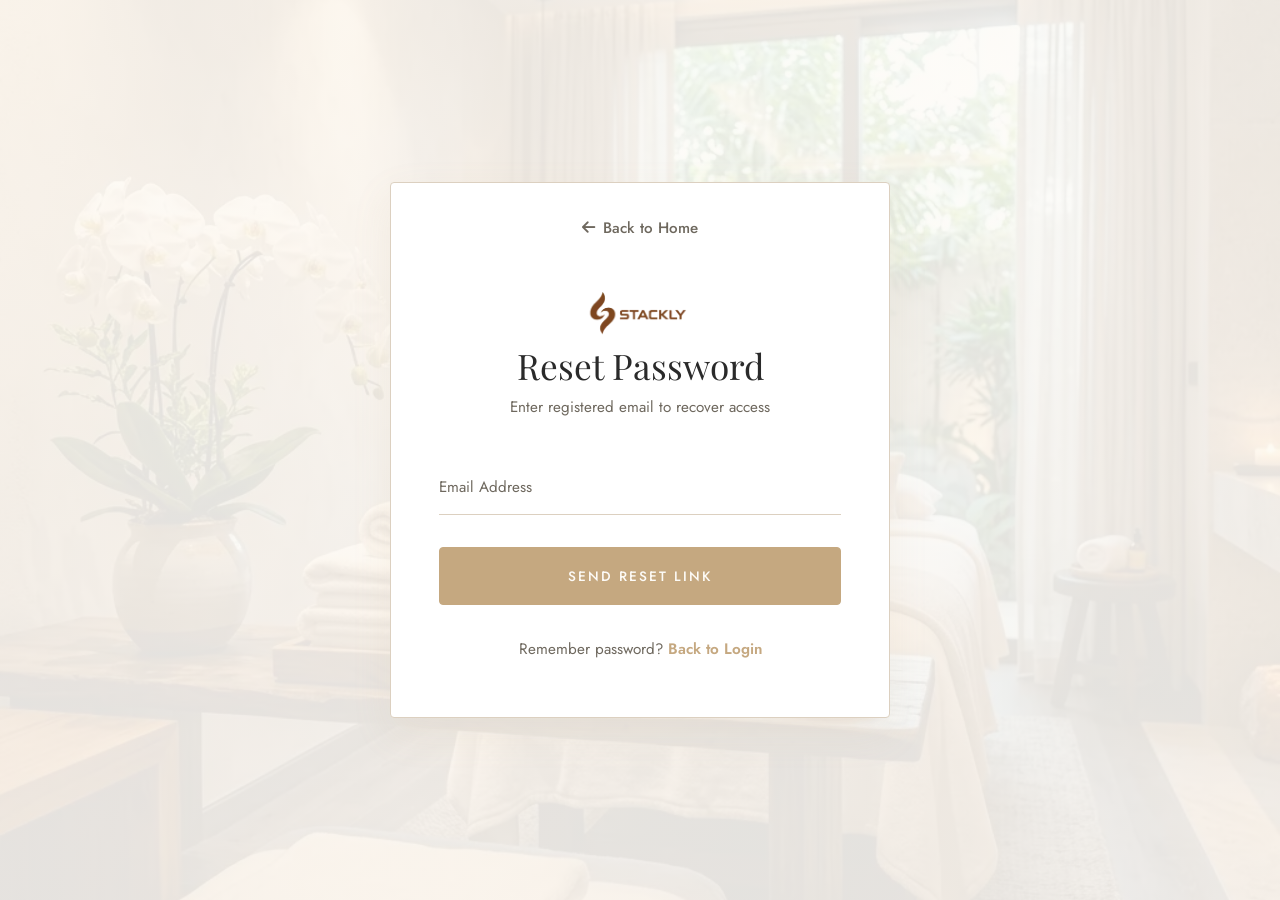
<file: forgot-password.html>
<!DOCTYPE html>
<html lang="en">
<head>
  <!-- Global Page Preloader -->
  <script src="js/preloader.js"></script>
  <meta charset="UTF-8">
  <meta name="viewport" content="width=device-width, initial-scale=1.0">
  <title>Forgot Password - Stackly Premium Beauty Salon & Spa</title>
  
  <!-- Font Awesome -->
  <link rel="stylesheet" href="https://cdnjs.cloudflare.com/ajax/libs/font-awesome/6.4.0/css/all.min.css">
  
  <!-- CSS Stylesheets -->
  <link rel="stylesheet" href="css/variables.css">
  <link rel="stylesheet" href="css/main.css">
  
  <style>
    /* Auth Form Specific Styles */
    .auth-wrapper {
      min-height: 100vh;
      display: flex;
      align-items: center;
      justify-content: center;
      padding: 3rem 1.5rem;
      background: linear-gradient(rgba(253, 251, 247, 0.9), rgba(253, 251, 247, 0.9)), url('assets/hero_bg1.webp') no-repeat center center/cover;
    }
    
    .back-link:hover {
      color: var(--accent-gold) !important;
      transform: translateX(-3px);
    }
    
    .auth-card {
      background-color: var(--bg-white);
      border: 1px solid var(--border-gold);
      border-radius: var(--border-radius-sm);
      padding: 3.5rem 3rem;
      width: 100%;
      max-width: 500px;
      box-shadow: var(--shadow-medium);
      text-align: center;
    }
    
    .auth-logo {
      margin-bottom: -1.25rem;
    }
    
    .auth-logo img {
      height: 100px;
      transform: translateY(-7px);
      margin: 0 auto;
    }
    
    .auth-title {
      font-size: 2.2rem;
      color: var(--text-dark);
      margin-bottom: 0.5rem;
    }
    
    .auth-subtitle {
      color: var(--text-muted);
      font-size: 0.95rem;
      margin-bottom: 2.5rem;
    }
    
    .auth-form {
      text-align: left;
    }
    
    .input-group {
      position: relative;
      margin-bottom: 2rem;
    }
    
    .form-control {
      width: 100%;
      padding: 1rem 0;
      border-bottom: 1px solid var(--border-gold);
      font-size: 1rem;
      background: transparent;
      color: var(--text-dark);
      transition: border-color 0.3s ease;
    }
    
    .form-control:focus {
      border-bottom-color: var(--accent-gold);
    }
    
    .form-label {
      position: absolute;
      top: 1rem;
      left: 0;
      font-size: 0.95rem;
      color: var(--text-muted);
      pointer-events: none;
      transition: all 0.3s ease;
    }
    
    .form-control:focus ~ .form-label,
    .form-control:not(:placeholder-shown) ~ .form-label {
      top: -12px;
      font-size: 0.75rem;
      color: var(--accent-gold);
      letter-spacing: 1px;
      text-transform: uppercase;
    }
    
    .auth-alert-success {
      background-color: var(--accent-gold-light);
      border: 1px solid var(--accent-gold);
      color: var(--accent-gold-hover);
      padding: 1rem;
      border-radius: var(--border-radius-sm);
      margin-bottom: 2rem;
      font-size: 0.9rem;
      display: none;
      text-align: center;
      line-height: 1.5;
    }
    
    .auth-footer-text {
      margin-top: 2rem;
      color: var(--text-muted);
      font-size: 0.95rem;
    }
    
    .auth-footer-text a {
      color: var(--accent-gold);
      font-weight: 600;
    }
    
    .auth-footer-text a:hover {
      color: var(--accent-gold-hover);
    }
  </style>
</head>
<body>

  <div class="auth-wrapper">
    <div class="auth-card scale-in">
      <div class="back-home-container" style="text-align: center; margin-bottom: 1.5rem; margin-top: -1.5rem;">
        <a href="index.html" class="back-link" style="color: var(--text-muted); text-decoration: none; font-size: 0.95rem; font-weight: 500; display: inline-flex; align-items: center; gap: 8px; transition: var(--transition-fast);">
          <i class="fas fa-arrow-left"></i> Back to Home
        </a>
      </div>
      <div class="auth-logo">
        <a href="index.html" class="no-transition">
          <img src="assets/Logo.webp" alt="Stackly Logo">
        </a>
      </div>
      
      <h2 class="auth-title">Reset Password</h2>
      <p class="auth-subtitle">Enter registered email to recover access</p>
      
      <div class="auth-alert-success" id="auth-success">
        Password reset link generated!<br>
        <span style="font-size:0.8rem; opacity:0.85;">For testing: user records have been printed in the console.</span>
      </div>
      
      <form class="auth-form" id="forgotForm" onsubmit="handleForgot(event)">
        <!-- Email Input -->
        <div class="input-group">
          <input type="email" class="form-control" id="email" placeholder=" " required>
          <label class="form-label" for="email">Email Address</label>
        </div>
        
        <button type="submit" class="btn btn-primary" style="width: 100%;">Send Reset Link</button>
      </form>
      
      <p class="auth-footer-text">Remember password? <a href="login.html" class="no-transition">Back to Login</a></p>
    </div>
  </div>

  <!-- GSAP Core -->
  <script src="https://cdnjs.cloudflare.com/ajax/libs/gsap/3.12.2/gsap.min.js"></script>
  
  <script>
    document.addEventListener('DOMContentLoaded', () => {
      // Fade in card
      gsap.fromTo('.auth-card', { opacity: 0, scale: 0.95 }, { opacity: 1, scale: 1, duration: 0.6, ease: 'power2.out' });
    });

    function handleForgot(e) {
      e.preventDefault();
      
      const email = document.getElementById('email').value.trim();
      const successDiv = document.getElementById('auth-success');
      const form = document.getElementById('forgotForm');
      
      // Load current users from localStorage and log them for debugging
      const users = JSON.parse(localStorage.getItem('stackly_users')) || [];
      console.log("Current Registered Users for Password Recovery:", users);
      
      // Simulate success state
      successDiv.style.display = 'block';
      gsap.fromTo(successDiv, { opacity: 0, y: -10 }, { opacity: 1, y: 0, duration: 0.4 });
      
      form.reset();
    }
  </script>
</body>
</html>
</file>
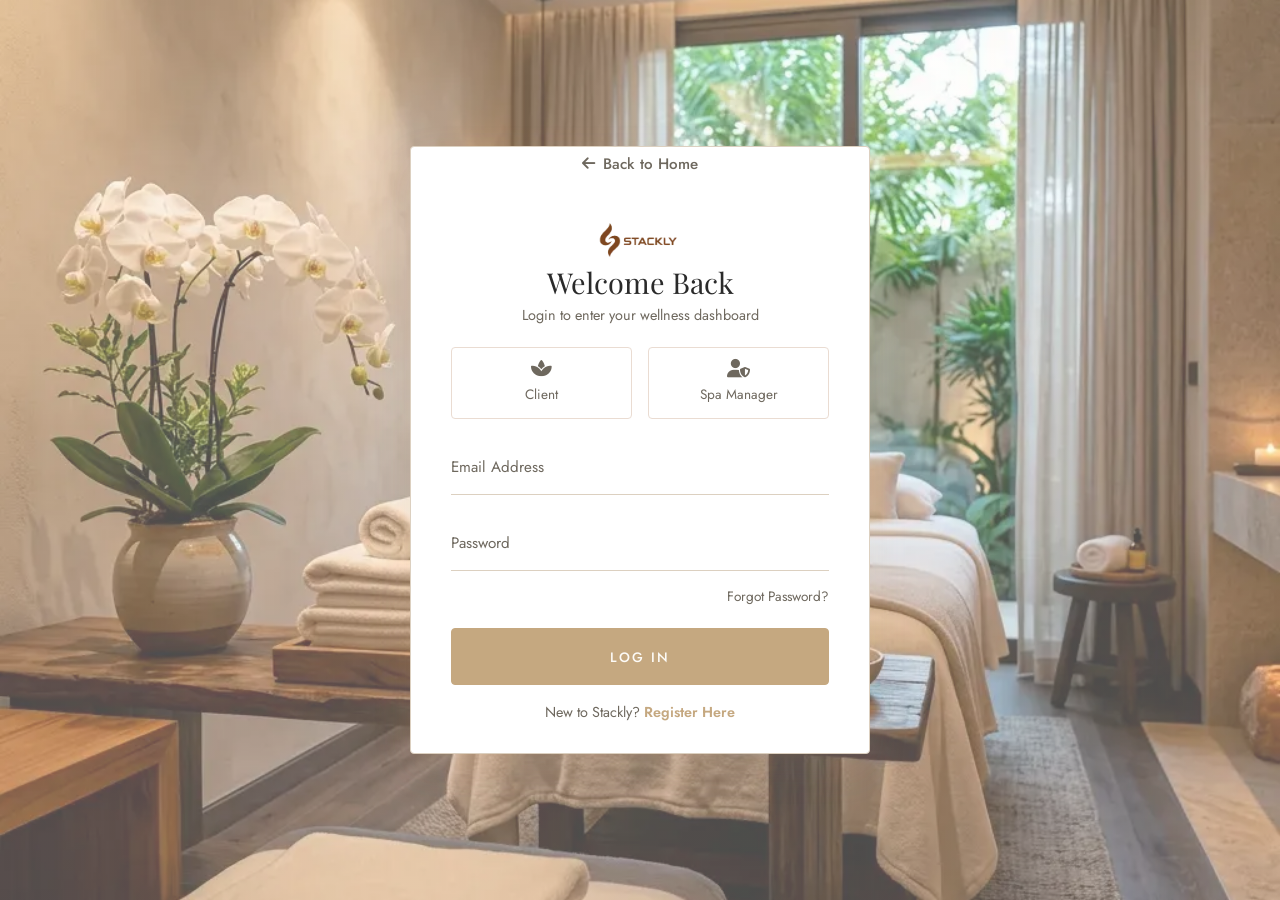
<file: login.html>
<!DOCTYPE html>
<html lang="en">
<head>
  <!-- Global Page Preloader -->
  <script src="js/preloader.js"></script>
  <meta charset="UTF-8">
  <meta name="viewport" content="width=device-width, initial-scale=1.0">
  <title>Login - Stackly Premium Beauty Salon & Spa</title>
  
  <!-- Font Awesome -->
  <link rel="stylesheet" href="https://cdnjs.cloudflare.com/ajax/libs/font-awesome/6.4.0/css/all.min.css">
  
  <!-- CSS Stylesheets -->
  <link rel="stylesheet" href="css/variables.css">
  <link rel="stylesheet" href="css/main.css">
  
  <style>
    /* Auth Form Specific Styles */
    .auth-wrapper {
      height: 100vh;
      overflow: hidden;
      display: flex;
      align-items: center;
      justify-content: center;
      padding: 1rem 1.5rem;
      background: linear-gradient(rgba(253, 251, 247, 0.30), rgba(253, 251, 247, 0.30)), url('assets/hero_bg1.webp') no-repeat center center/cover;
    }
    
    .back-link:hover {
      color: var(--accent-gold) !important;
      transform: translateX(-3px);
    }
    
    .auth-card {
      background-color: var(--bg-white);
      border: 1px solid var(--border-gold);
      border-radius: var(--border-radius-sm);
      padding: 1.75rem 2.5rem;
      width: 100%;
      max-width: 460px;
      box-shadow: var(--shadow-medium);
      text-align: center;
    }
    
    .auth-logo {
      margin-bottom: -1rem;
    }
    
    .auth-logo img {
      height: 80px;
      transform: translateY(-5px);
      margin: 0 auto;
    }
    
    .auth-title {
      font-size: 1.8rem;
      color: var(--text-dark);
      margin-bottom: 0.25rem;
    }
    
    .auth-subtitle {
      color: var(--text-muted);
      font-size: 0.9rem;
      margin-bottom: 1.25rem;
    }
    
    .auth-form {
      text-align: left;
    }
    
    .input-group {
      position: relative;
      margin-bottom: 1.25rem;
    }
    
    .form-control {
      width: 100%;
      padding: 1rem 0;
      border-bottom: 1px solid var(--border-gold);
      font-size: 1rem;
      background: transparent;
      color: var(--text-dark);
      transition: border-color 0.3s ease;
    }
    
    .form-control:focus {
      border-bottom-color: var(--accent-gold);
    }
    
    .form-label {
      position: absolute;
      top: 1rem;
      left: 0;
      font-size: 0.95rem;
      color: var(--text-muted);
      pointer-events: none;
      transition: all 0.3s ease;
    }
    
    .form-control:focus ~ .form-label,
    .form-control:not(:placeholder-shown) ~ .form-label {
      top: -12px;
      font-size: 0.75rem;
      color: var(--accent-gold);
      letter-spacing: 1px;
      text-transform: uppercase;
    }
    
    .forgot-link-wrapper {
      text-align: right;
      margin-top: -0.5rem;
      margin-bottom: 1.25rem;
    }
    
    .forgot-link {
      font-size: 0.85rem;
      color: var(--text-muted);
      transition: var(--transition-fast);
    }
    
    .forgot-link:hover {
      color: var(--accent-gold);
    }
    
    .auth-alert {
      background-color: #F8D7DA;
      border: 1px solid #F5C6CB;
      color: #721C24;
      padding: 0.8rem 1rem;
      border-radius: var(--border-radius-sm);
      margin-bottom: 2rem;
      font-size: 0.9rem;
      display: none;
      text-align: center;
    }
    
    .auth-footer-text {
      margin-top: 1rem;
      color: var(--text-muted);
      font-size: 0.9rem;
    }
    
    .auth-footer-text a {
      color: var(--accent-gold);
      font-weight: 600;
    }
    
    .auth-footer-text a:hover {
      color: var(--accent-gold-hover);
    }
    
    /* Custom Segmented Role Switcher */
    .role-switcher-group {
      display: flex;
      gap: 1rem;
      margin-bottom: 1.25rem;
    }
    
    .role-option {
      flex: 1;
      cursor: pointer;
      position: relative;
    }
    
    .role-box {
      text-align: center;
      padding: 0.8rem 0.5rem;
      border: 1px solid var(--border-light);
      border-radius: var(--border-radius-sm);
      background: var(--bg-white);
      color: var(--text-muted);
      transition: var(--transition-fast);
      display: flex;
      flex-direction: column;
      align-items: center;
      justify-content: center;
      gap: 5px;
      height: 72px;
      box-sizing: border-box;
    }
    
    .role-box i {
      font-size: 1.15rem;
    }
    
    .role-box span {
      font-size: 0.85rem;
      white-space: nowrap;
    }
    
    .role-box:hover {
      border-color: var(--accent-gold);
      color: var(--accent-gold);
    }
    
    .role-option input[type="radio"]:checked + .role-box {
      background-color: var(--bg-primary) !important;
      border-color: var(--accent-gold) !important;
      color: var(--accent-gold) !important;
      box-shadow: var(--shadow-soft) !important;
      font-weight: 600 !important;
    }

    @media (max-width: 480px) {
      .role-switcher-group {
        flex-direction: column;
        gap: 0.75rem;
      }
    }
  </style>
</head>
<body>

  <div class="auth-wrapper">
    <div class="auth-card scale-in">
      <div class="back-home-container" style="text-align: center; margin-bottom: 1.5rem; margin-top: -1.5rem;">
        <a href="index.html" class="back-link" style="color: var(--text-muted); text-decoration: none; font-size: 0.95rem; font-weight: 500; display: inline-flex; align-items: center; gap: 8px; transition: var(--transition-fast);">
          <i class="fas fa-arrow-left"></i> Back to Home
        </a>
      </div>
      <div class="auth-logo">
        <a href="index.html" class="no-transition">
          <img src="assets/Logo.webp" alt="Stackly Logo">
        </a>
      </div>
      <div id="login-step">
        <h2 class="auth-title">Welcome Back</h2>
        <p class="auth-subtitle">Login to enter your wellness dashboard</p>
        
        <div class="auth-alert" id="auth-error">
          Invalid credentials. Please try again.
        </div>
        
        <form class="auth-form" id="loginForm" onsubmit="handleLogin(event)">
          <!-- Custom Segmented Role Switcher -->
          <div class="role-switcher-group">
            <label class="role-option">
              <input type="radio" name="role" value="client" style="display: none;">
              <div class="role-box">
                <i class="fas fa-spa"></i>
                <span>Client</span>
              </div>
            </label>
            <label class="role-option">
              <input type="radio" name="role" value="manager" style="display: none;">
              <div class="role-box">
                <i class="fas fa-user-shield"></i>
                <span>Spa Manager</span>
              </div>
            </label>
          </div>

          <!-- Email Input -->
          <div class="input-group">
            <input type="email" class="form-control" id="email" placeholder=" " required>
            <label class="form-label" for="email">Email Address</label>
          </div>
          
          <!-- Password Input -->
          <div class="input-group">
            <input type="password" class="form-control" id="password" placeholder=" " required>
            <label class="form-label" for="password">Password</label>
          </div>
          
          <div class="forgot-link-wrapper">
            <a href="404.html" class="forgot-link no-transition">Forgot Password?</a>
          </div>
          
          <button type="submit" class="btn btn-primary" style="width: 100%;">Log In</button>
        </form>
        
        <p class="auth-footer-text">New to Stackly? <a href="register.html" class="no-transition">Register Here</a></p>
      </div>
    </div>
  </div>

  <!-- GSAP Core -->
  <script src="https://cdnjs.cloudflare.com/ajax/libs/gsap/3.12.2/gsap.min.js"></script>
  
  <script>
    let loggedInEmail = '';

    document.addEventListener('DOMContentLoaded', () => {
      // Fade in card
      gsap.fromTo('.auth-card', { opacity: 0, scale: 0.95 }, { opacity: 1, scale: 1, duration: 0.6, ease: 'power2.out' });
      
      // Auto-fill fields if redirected from Registration
      const lastReg = JSON.parse(localStorage.getItem('stackly_last_reg'));
      if (lastReg) {
        document.getElementById('email').value = lastReg.email;
        document.getElementById('password').value = lastReg.password;
        
        // Remove temporary data
        localStorage.removeItem('stackly_last_reg');
      }
    });

    function handleLogin(e) {
      e.preventDefault();
      
      const email = document.getElementById('email').value.trim();
      const password = document.getElementById('password').value;
      const errorDiv = document.getElementById('auth-error');
      const selectedRole = document.querySelector('input[name="role"]:checked');
      if (!selectedRole) {
        errorDiv.textContent = "Please select a portal role (Client or Spa Manager) to continue.";
        errorDiv.style.display = "block";
        return;
      }
      const role = selectedRole.value;
      
      // Enforce custom validations:
      // - Email must end with @gmail.com
      // - Password must contain at least 2 characters
      if (!email || !email.toLowerCase().endsWith('@gmail.com')) {
        errorDiv.textContent = "Please enter a valid Gmail address (ending in @gmail.com).";
        errorDiv.style.display = "block";
        return;
      }
      
      if (!password || password.length < 2) {
        errorDiv.textContent = "Password must be at least 2 characters.";
        errorDiv.style.display = "block";
        return;
      }
      
      errorDiv.style.display = "none";
      
      // Mock currentUser object for state matching dashboard auth checks
      const user = {
        id: role === 'manager' ? 'mgr_' + Date.now() : 'cli_' + Date.now(),
        email: email,
        role: role,
        points: role === 'client' ? 120 : 0
      };
      
      localStorage.setItem('stackly_currentUser', JSON.stringify(user));
      
      if (role === 'manager') {
        window.location.href = 'dashboard-manager.html';
      } else {
        window.location.href = 'dashboard-client.html';
      }
    }
  </script>
</body>
</html>
</file>
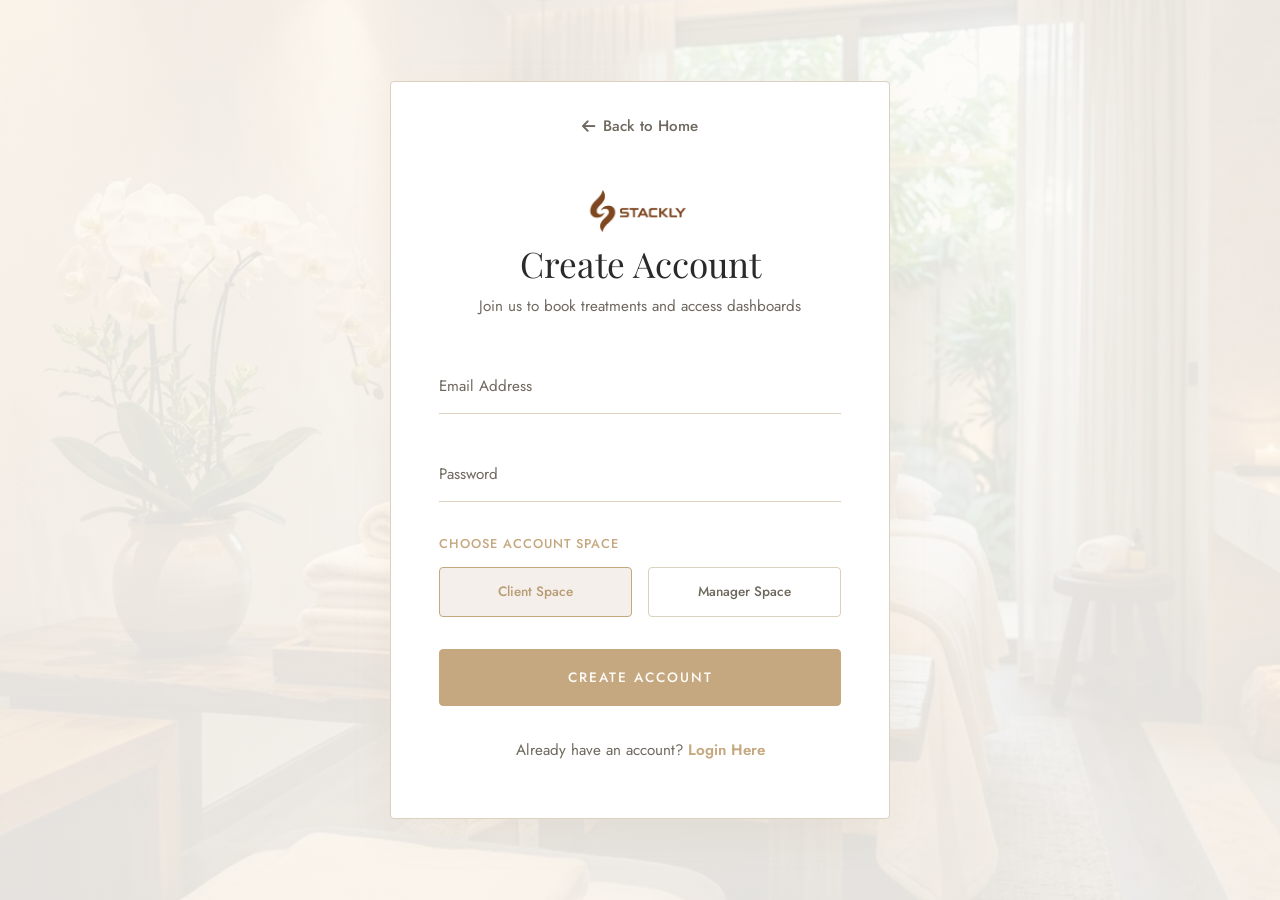
<file: register.html>
<!DOCTYPE html>
<html lang="en">
<head>
  <!-- Global Page Preloader -->
  <script src="js/preloader.js"></script>
  <meta charset="UTF-8">
  <meta name="viewport" content="width=device-width, initial-scale=1.0">
  <title>Register - Stackly Premium Beauty Salon & Spa</title>
  
  <!-- Font Awesome -->
  <link rel="stylesheet" href="https://cdnjs.cloudflare.com/ajax/libs/font-awesome/6.4.0/css/all.min.css">
  
  <!-- CSS Stylesheets -->
  <link rel="stylesheet" href="css/variables.css">
  <link rel="stylesheet" href="css/main.css">
  
  <style>
    /* Auth Form Specific Styles */
    .auth-wrapper {
      min-height: 100vh;
      display: flex;
      align-items: center;
      justify-content: center;
      padding: 3rem 1.5rem;
      background: linear-gradient(rgba(253, 251, 247, 0.9), rgba(253, 251, 247, 0.9)), url('assets/hero_bg1.webp') no-repeat center center/cover;
    }
    
    .back-link:hover {
      color: var(--accent-gold) !important;
      transform: translateX(-3px);
    }
    
    .auth-card {
      background-color: var(--bg-white);
      border: 1px solid var(--border-gold);
      border-radius: var(--border-radius-sm);
      padding: 3.5rem 3rem;
      width: 100%;
      max-width: 500px;
      box-shadow: var(--shadow-medium);
      text-align: center;
    }
    
    .auth-logo {
      margin-bottom: -1.25rem;
    }
    
    .auth-logo img {
      height: 100px;
      transform: translateY(-7px);
      margin: 0 auto;
    }
    
    .auth-title {
      font-size: 2.2rem;
      color: var(--text-dark);
      margin-bottom: 0.5rem;
    }
    
    .auth-subtitle {
      color: var(--text-muted);
      font-size: 0.95rem;
      margin-bottom: 2.5rem;
    }
    
    .auth-form {
      text-align: left;
    }
    
    .input-group {
      position: relative;
      margin-bottom: 2rem;
    }
    
    .form-control {
      width: 100%;
      padding: 1rem 0;
      border-bottom: 1px solid var(--border-gold);
      font-size: 1rem;
      background: transparent;
      color: var(--text-dark);
      transition: border-color 0.3s ease;
    }
    
    .form-control:focus {
      border-bottom-color: var(--accent-gold);
    }
    
    .form-label {
      position: absolute;
      top: 1rem;
      left: 0;
      font-size: 0.95rem;
      color: var(--text-muted);
      pointer-events: none;
      transition: all 0.3s ease;
    }
    
    .form-control:focus ~ .form-label,
    .form-control:not(:placeholder-shown) ~ .form-label {
      top: -12px;
      font-size: 0.75rem;
      color: var(--accent-gold);
      letter-spacing: 1px;
      text-transform: uppercase;
    }
    
    .role-select-wrapper {
      margin-bottom: 2rem;
    }
    
    .role-label {
      font-size: 0.8rem;
      color: var(--accent-gold);
      letter-spacing: 1px;
      text-transform: uppercase;
      display: block;
      margin-bottom: 0.8rem;
      font-weight: 500;
    }
    
    .role-options {
      display: grid;
      grid-template-columns: 1fr 1fr;
      gap: 1rem;
    }
    
    .role-option {
      position: relative;
    }
    
    .role-option input {
      position: absolute;
      opacity: 0;
      cursor: pointer;
    }
    
    .role-box {
      border: 1px solid var(--border-gold);
      padding: 0.8rem 0.5rem;
      border-radius: var(--border-radius-sm);
      text-align: center;
      cursor: pointer;
      font-size: 0.85rem;
      font-weight: 500;
      color: var(--text-muted);
      transition: var(--transition-fast);
      display: block;
      white-space: nowrap;
    }
    
    .role-option input:checked ~ .role-box {
      border-color: var(--accent-gold);
      background-color: var(--accent-gold-light);
      color: var(--accent-gold-hover);
    }
    
    .auth-alert {
      background-color: #F8D7DA;
      border: 1px solid #F5C6CB;
      color: #721C24;
      padding: 0.8rem 1rem;
      border-radius: var(--border-radius-sm);
      margin-bottom: 2rem;
      font-size: 0.9rem;
      display: none;
      text-align: center;
    }
    
    .auth-footer-text {
      margin-top: 2rem;
      color: var(--text-muted);
      font-size: 0.95rem;
    }
    
    .auth-footer-text a {
      color: var(--accent-gold);
      font-weight: 600;
    }
    
    .auth-footer-text a:hover {
      color: var(--accent-gold-hover);
    }

    @media (max-width: 480px) {
      .role-options {
        grid-template-columns: 1fr;
        gap: 0.75rem;
      }
    }
  </style>
</head>
<body>

  <div class="auth-wrapper">
    <div class="auth-card scale-in">
      <div class="back-home-container" style="text-align: center; margin-bottom: 1.5rem; margin-top: -1.5rem;">
        <a href="index.html" class="back-link" style="color: var(--text-muted); text-decoration: none; font-size: 0.95rem; font-weight: 500; display: inline-flex; align-items: center; gap: 8px; transition: var(--transition-fast);">
          <i class="fas fa-arrow-left"></i> Back to Home
        </a>
      </div>
      <div class="auth-logo">
        <a href="index.html" class="no-transition">
          <img src="assets/Logo.webp" alt="Stackly Logo">
        </a>
      </div>
      
      <h2 class="auth-title">Create Account</h2>
      <p class="auth-subtitle">Join us to book treatments and access dashboards</p>
      
      <div class="auth-alert" id="auth-error">
        Registration error message details.
      </div>
      
      <form class="auth-form" id="registerForm" onsubmit="handleRegister(event)">
        <!-- Email Input -->
        <div class="input-group">
          <input type="email" class="form-control" id="email" placeholder=" " required>
          <label class="form-label" for="email">Email Address</label>
        </div>
        
        <!-- Password Input -->
        <div class="input-group">
          <input type="password" class="form-control" id="password" placeholder=" " required>
          <label class="form-label" for="password">Password</label>
        </div>
        
        <!-- Role Selection -->
        <div class="role-select-wrapper">
          <span class="role-label">Choose Account Space</span>
          <div class="role-options">
            <label class="role-option">
              <input type="radio" name="role" value="client" checked>
              <span class="role-box">Client Space</span>
            </label>
            <label class="role-option">
              <input type="radio" name="role" value="manager">
              <span class="role-box">Manager Space</span>
            </label>
          </div>
        </div>
        
        <button type="submit" class="btn btn-primary" style="width: 100%;">Create Account</button>
      </form>
      
      <p class="auth-footer-text">Already have an account? <a href="login.html" class="no-transition">Login Here</a></p>
    </div>
  </div>

  <!-- GSAP Core -->
  <script src="https://cdnjs.cloudflare.com/ajax/libs/gsap/3.12.2/gsap.min.js"></script>
  
  <script>
    document.addEventListener('DOMContentLoaded', () => {
      // Fade in auth card
      gsap.fromTo('.auth-card', { opacity: 0, scale: 0.95 }, { opacity: 1, scale: 1, duration: 0.6, ease: 'power2.out' });
    });

    function handleRegister(e) {
      e.preventDefault();
      
      const email = document.getElementById('email').value.trim();
      const password = document.getElementById('password').value;
      const role = document.querySelector('input[name="role"]:checked').value;
      const errorDiv = document.getElementById('auth-error');
      
      // Basic validations
      if (!email || !password) {
        errorDiv.textContent = "Please fill in all required fields.";
        errorDiv.style.display = "block";
        return;
      }
      
      // Load current users from localStorage
      let users = JSON.parse(localStorage.getItem('stackly_users')) || [];
      
      // Requirement: "Allow duplicate email registrations."
      // So we do not check for existing email. We just append the user.
      const newUser = {
        id: 'usr_' + Date.now(),
        email: email,
        password: password,
        role: role,
        points: 120, // Default signup loyalty points
        created: new Date().toISOString()
      };
      
      users.push(newUser);
      localStorage.setItem('stackly_users', JSON.stringify(users));
      
      // Save current registered user for easy login transfer
      localStorage.setItem('stackly_last_reg', JSON.stringify({ email: email, password: password }));
      
      // Redirect to login page
      window.location.href = 'login.html';
    }
  </script>
</body>
</html>
</file>
<file: css/variables.css>
/* CSS Variables for Premium Beauty Salon & Spa */

@import url('https://fonts.googleapis.com/css2?family=Jost:ital,wght@0,100..900;1,100..900&family=Playfair+Display:ital,wght@0,400..900;1,400..900&display=swap');

:root {
  /* Color System */
  --bg-primary: #FDFBF7;       /* Soft linen warm background */
  --bg-secondary: #FAF6F0;     /* Creamy warm secondary background */
  --bg-white: #FFFFFF;         /* Crisp white for cards/elements */
  --text-dark: #2A2A2A;        /* Luxurious off-black/slate */
  --text-muted: #6E685E;       /* Soft warm grey for secondary text */
  --accent-gold: #C5A880;      /* Signature gold */
  --accent-gold-hover: #B89D73;/* Darker gold for hovers */
  --accent-gold-light: #F4EFEB;/* Very soft gold tint */
  --border-light: #EADCD2;      /* Elegant thin dividers */
  --border-gold: #DCD0C0;      /* Slightly stronger divider */
  --overlay-bg: rgba(42, 42, 42, 0.4); /* Elegant screen dim */
  --glass-bg: rgba(255, 255, 255, 0.75);
  --glass-border: rgba(197, 168, 128, 0.2);

  /* Typography */
  --font-heading: 'Playfair Display', serif;
  --font-body: 'Jost', sans-serif;

  /* Spacing */
  --section-padding: 7rem 0;
  --container-max-width: 1200px;
  --border-radius-sm: 4px;
  --border-radius-md: 12px;
  --border-radius-lg: 24px;

  /* Shadows */
  --shadow-soft: 0 10px 30px rgba(197, 168, 128, 0.06);
  --shadow-medium: 0 15px 40px rgba(197, 168, 128, 0.1);
  --shadow-hard: 0 20px 50px rgba(42, 42, 42, 0.08);

  /* Transitions */
  --transition-smooth: all 0.4s cubic-bezier(0.25, 0.46, 0.45, 0.94);
  --transition-fast: all 0.2s ease;
  --transition-bounce: all 0.5s cubic-bezier(0.175, 0.885, 0.32, 1.275);
}

/* Base Reset & Reset Styles */
*, *::before, *::after {
  box-sizing: border-box;
  margin: 0;
  padding: 0;
}

html {
  scroll-behavior: smooth;
  font-size: 16px;
  -webkit-font-smoothing: antialiased;
  -moz-osx-font-smoothing: grayscale;
  overflow-x: hidden;
}

body {
  background-color: var(--bg-primary);
  color: var(--text-dark);
  font-family: var(--font-body);
  line-height: 1.6;
  overflow-x: hidden;
}

h1, h2, h3, h4, h5, h6 {
  font-family: var(--font-heading);
  font-weight: 400;
  line-height: 1.2;
}

a {
  text-decoration: none;
  color: inherit;
  transition: var(--transition-fast);
}

ul {
  list-style: none;
}

img {
  max-width: 100%;
  height: auto;
  display: block;
}

button, input, select, textarea {
  font-family: inherit;
  font-size: inherit;
  color: inherit;
  background: none;
  border: none;
  outline: none;
}
</file>
<file: css/main.css>
/* Premium Beauty Salon & Spa Main Stylesheet */

@import url('./variables.css');

/* Custom scrollbar */
::-webkit-scrollbar {
  width: 8px;
}

::-webkit-scrollbar-track {
  background: var(--bg-primary);
}

::-webkit-scrollbar-thumb {
  background: var(--accent-gold);
  border-radius: 4px;
}

::-webkit-scrollbar-thumb:hover {
  background: var(--accent-gold-hover);
}

/* Global Layout & Layout utilities */
.container {
  width: 90%;
  max-width: var(--container-max-width);
  margin: 0 auto;
}

.section {
  padding: var(--section-padding);
  position: relative;
}

.section-dark {
  background-color: var(--bg-secondary);
}

.section-title-wrapper {
  text-align: center;
  margin-bottom: 4rem;
}

.section-subtitle {
  font-family: var(--font-body);
  color: var(--accent-gold);
  text-transform: uppercase;
  letter-spacing: 3px;
  font-size: 0.9rem;
  font-weight: 600;
  margin-bottom: 1rem;
  display: block;
}

.section-title {
  font-size: 3rem;
  color: var(--text-dark);
  position: relative;
  display: inline-block;
}

.section-title::after {
  content: '';
  position: absolute;
  bottom: -15px;
  left: 50%;
  transform: translateX(-50%);
  width: 60px;
  height: 1px;
  background-color: var(--accent-gold);
}

/* Buttons & Links */
.btn {
  display: inline-block;
  padding: 1.1rem 2.2rem;
  font-size: 0.85rem;
  font-weight: 500;
  text-transform: uppercase;
  letter-spacing: 2px;
  border-radius: var(--border-radius-sm);
  cursor: pointer;
  transition: var(--transition-smooth);
  position: relative;
  overflow: hidden;
  z-index: 1;
  text-align: center;
}

.btn-primary {
  background-color: var(--accent-gold);
  color: var(--bg-primary);
  border: 1px solid var(--accent-gold);
}

.btn-primary::before {
  content: '';
  position: absolute;
  top: 0;
  left: 0;
  width: 100%;
  height: 100%;
  background-color: var(--text-dark);
  z-index: -1;
  transform: scaleX(0);
  transform-origin: right;
  transition: transform 0.5s cubic-bezier(0.86, 0, 0.07, 1);
}

.btn-primary:hover {
  color: var(--bg-primary);
  border-color: var(--text-dark);
}

.btn-primary:hover::before {
  transform: scaleX(1);
  transform-origin: left;
}

.btn-secondary {
  background-color: transparent;
  color: var(--text-dark);
  border: 1px solid var(--text-dark);
}

.btn-secondary::before {
  content: '';
  position: absolute;
  top: 0;
  left: 0;
  width: 100%;
  height: 100%;
  background-color: var(--accent-gold);
  z-index: -1;
  transform: scaleX(0);
  transform-origin: right;
  transition: transform 0.5s cubic-bezier(0.86, 0, 0.07, 1);
}

.btn-secondary:hover {
  color: var(--bg-primary);
  border-color: var(--accent-gold);
}

.btn-secondary:hover::before {
  transform: scaleX(1);
  transform-origin: left;
}

.btn-link {
  color: var(--accent-gold);
  font-weight: 600;
  letter-spacing: 1px;
  font-size: 0.95rem;
  display: inline-flex;
  align-items: center;
  gap: 0.5rem;
  position: relative;
  padding-bottom: 5px;
}

.btn-link::after {
  content: '';
  position: absolute;
  bottom: 0;
  left: 0;
  width: 100%;
  height: 1px;
  background-color: var(--accent-gold);
  transform: scaleX(0.3);
  transform-origin: left;
  transition: var(--transition-smooth);
}

.btn-link:hover::after {
  transform: scaleX(1);
}

.btn-link i {
  transition: var(--transition-fast);
}

.btn-link:hover i {
  transform: translateX(5px);
}

/* Header & Sticky Navbar */
header {
  position: fixed;
  top: 0;
  left: 0;
  width: 100%;
  z-index: 1000;
  transition: var(--transition-smooth);
  padding: 0.1rem 0;
  border-bottom: 1px solid transparent;
}

header.scrolled {
  background-color: var(--bg-primary);
  padding: 0;
  box-shadow: var(--shadow-soft);
  border-bottom: 1px solid var(--border-light);
}

.navbar-container {
  display: flex;
  justify-content: space-between;
  align-items: center;
}

.logo img {
  height: 120px;
  width: auto;
  transform: translateY(-6px);
  transition: var(--transition-smooth);
}

header.scrolled .logo img {
  height: 90px;
  transform: translateY(-4px);
}

/* For blending stackly logo with palette if needed */
.logo {
  display: flex;
  align-items: center;
}

.nav-menu {
  display: flex;
  align-items: center;
  gap: 2.5rem;
  list-style: none;
}

.nav-item {
  position: relative;
  list-style: none;
}

.nav-link {
  font-weight: 500;
  font-size: 0.95rem;
  letter-spacing: 1.5px;
  text-transform: uppercase;
  color: var(--text-dark);
  padding: 0.5rem 0;
  transition: var(--transition-fast);
}

header:not(.scrolled) .nav-link {
  color: #FFFFFF;
  text-shadow: 0 1px 2px rgba(0, 0, 0, 0.3);
}

/* Dropdown Menu Styles */
.dropdown {
  position: relative;
}

.dropdown-menu {
  position: absolute;
  top: 100%;
  left: 0;
  background-color: var(--bg-white);
  min-width: 200px;
  box-shadow: var(--shadow-medium);
  border-radius: var(--border-radius-sm);
  border: 1px solid var(--border-light);
  opacity: 0;
  visibility: hidden;
  transform: translateY(15px);
  transition: var(--transition-smooth);
  padding: 1rem 0;
  z-index: 10;
}

.dropdown:hover .dropdown-menu {
  opacity: 1;
  visibility: visible;
  transform: translateY(0);
}

.dropdown-item {
  padding: 0.75rem 1.5rem;
  transition: var(--transition-fast);
}

.dropdown-item a {
  font-size: 0.9rem;
  text-transform: uppercase;
  letter-spacing: 1px;
  color: var(--text-dark);
  display: block;
}

.dropdown-item:hover {
  background-color: var(--bg-secondary);
}

.dropdown-item:hover a {
  color: var(--accent-gold);
}

.nav-link::after {
  content: '';
  position: absolute;
  bottom: 0;
  left: 0;
  width: 100%;
  height: 2px;
  background-color: var(--accent-gold);
  transform: scaleX(0);
  transform-origin: right;
  transition: transform 0.3s ease-in-out;
}

.nav-link:hover::after,
.nav-link.active::after {
  transform: scaleX(1);
  transform-origin: left;
}

.nav-link:hover {
  color: var(--accent-gold) !important;
}

.nav-link.active {
  color: var(--accent-gold) !important;
}

.nav-cta {
  margin-left: 1rem;
}

.hamburger {
  display: none;
  cursor: pointer;
  z-index: 1001;
}

.hamburger span {
  display: block;
  width: 25px;
  height: 2px;
  background-color: var(--text-dark);
  margin: 5px 0;
  transition: var(--transition-smooth);
}

header:not(.scrolled) .hamburger span {
  background-color: #FFFFFF;
}

/* Mobile responsive navigation styles are at the bottom */

/* Footer Section */
footer {
  background-color: var(--bg-secondary);
  border-top: 1px solid var(--border-light);
  padding: 6rem 0 2rem;
  color: var(--text-dark);
}

.footer-grid {
  display: grid;
  grid-template-columns: 2fr 1fr 1fr 2fr;
  gap: 4rem;
  margin-bottom: 4rem;
}

.footer-col h4 {
  font-size: 1.3rem;
  font-family: var(--font-heading);
  margin-bottom: 2rem;
  position: relative;
  padding-bottom: 10px;
}

.footer-col h4::after {
  content: '';
  position: absolute;
  bottom: 0;
  left: 0;
  width: 40px;
  height: 1px;
  background-color: var(--accent-gold);
}

.footer-col p {
  color: var(--text-muted);
  margin-bottom: 1rem;
  font-size: 0.95rem;
}

.footer-logo a {
  display: inline-block;
}

.footer-logo img {
  height: 110px;
  transform: translateY(-7px);
  margin-bottom: -0.5rem;
}

.footer-links li {
  margin-bottom: 1rem;
}

.footer-links a {
  color: var(--text-muted);
  font-size: 0.95rem;
  transition: var(--transition-fast);
}

.footer-links a:hover {
  color: var(--accent-gold);
  padding-left: 5px;
}

.footer-socials {
  display: flex;
  gap: 1rem;
  margin-top: 0.75rem;
}

.social-icon {
  width: 40px;
  height: 40px;
  border-radius: 50%;
  border: 1px solid var(--border-gold);
  display: flex;
  align-items: center;
  justify-content: center;
  font-size: 0.9rem;
  color: var(--text-dark);
  transition: var(--transition-smooth);
}

.social-icon:hover {
  background-color: var(--accent-gold);
  border-color: var(--accent-gold);
  color: var(--bg-primary);
  transform: translateY(-3px);
}

.footer-map-container {
  width: 100%;
  height: 180px;
  border-radius: var(--border-radius-sm);
  overflow: hidden;
  border: 1px solid var(--border-gold);
}

.footer-map-container iframe {
  width: 100%;
  height: 100%;
  border: none;
  filter: grayscale(1) sepia(0.2) contrast(1.1);
  /* Stylized to fit gold aesthetic */
}

.footer-bottom {
  border-top: 1px solid var(--border-light);
  padding-top: 2rem;
  display: flex;
  justify-content: space-between;
  align-items: center;
  font-size: 0.9rem;
  color: var(--text-muted);
}

/* Page Transition Overlay */
.page-transition-overlay {
  position: fixed;
  top: 0;
  left: 0;
  width: 100%;
  height: 100%;
  background-color: var(--bg-secondary);
  z-index: 9999;
  display: flex;
  justify-content: center;
  align-items: center;
  pointer-events: none;
  opacity: 0;
  transition: opacity 0.5s ease-in-out;
}

.page-transition-overlay.active {
  pointer-events: all;
  opacity: 1;
}

.spinner {
  width: 50px;
  height: 50px;
  border: 2px solid var(--border-light);
  border-top-color: var(--accent-gold);
  border-radius: 50%;
  animation: spin 1s infinite linear;
}

@keyframes spin {
  to {
    transform: rotate(360deg);
  }
}

/* Back to Top Button */
.back-to-top {
  position: fixed;
  bottom: 30px;
  right: 30px;
  width: 50px;
  height: 50px;
  background-color: var(--bg-white);
  border: 1px solid var(--border-gold);
  border-radius: 50%;
  display: flex;
  align-items: center;
  justify-content: center;
  font-size: 0.9rem;
  color: var(--text-dark);
  cursor: pointer;
  z-index: 99;
  opacity: 0;
  visibility: hidden;
  transform: translateY(10px);
  transition: var(--transition-smooth);
  box-shadow: var(--shadow-soft);
}

.back-to-top.show {
  opacity: 1;
  visibility: visible;
  transform: translateY(0);
}

.back-to-top:hover {
  background-color: var(--accent-gold);
  border-color: var(--accent-gold);
  color: var(--bg-primary);
  transform: translateY(-5px);
}

/* CSS Animations placeholder - handled by GSAP primarily, but setup targets */
.reveal-up {
  opacity: 0;
  transform: translateY(40px);
}

.reveal-fade {
  opacity: 0;
}

.scale-in {
  opacity: 0;
  transform: scale(0.9);
}

/* Responsive Media Queries */
@media (max-width: 1024px) {
  .footer-grid {
    grid-template-columns: 1fr 1fr;
    gap: 3rem;
  }
}

@media (max-width: 768px) {
  :root {
    --section-padding: 5rem 0;
  }

  .section-title {
    font-size: 2.2rem;
  }

  /* Hamburger Menu implementation */
  .hamburger {
    display: block;
  }

  .hamburger.active span:nth-child(1) {
    transform: rotate(45deg) translate(5px, 5px);
    background-color: var(--text-dark) !important;
  }

  .hamburger.active span:nth-child(2) {
    opacity: 0;
  }

  .hamburger.active span:nth-child(3) {
    transform: rotate(-45deg) translate(7px, -7px);
    background-color: var(--text-dark) !important;
  }

  .nav-menu {
    position: fixed;
    top: 0;
    right: -100%;
    width: 100%;
    max-width: 100%;
    height: 100vh;
    background-color: var(--bg-primary);
    flex-direction: column;
    justify-content: center;
    gap: 2rem;
    box-shadow: var(--shadow-hard);
    transition: 0.5s cubic-bezier(0.77, 0.2, 0.05, 1.0);
    z-index: 1000;
    padding: 2rem;
  }

  .nav-menu.active {
    right: 0;
  }

  header:not(.scrolled) .nav-link {
    color: var(--text-dark);
    text-shadow: none;
  }

  .dropdown-menu {
    position: static;
    opacity: 1;
    visibility: visible;
    transform: none;
    background: transparent;
    box-shadow: none;
    border: none;
    padding: 0.5rem 0 0 1.5rem;
    display: none;
  }

  .dropdown.active .dropdown-menu {
    display: block;
  }

  .nav-cta {
    margin-left: 0;
    width: 100%;
  }

  .footer-grid {
    grid-template-columns: 1fr;
    gap: 2.5rem;
  }

  .footer-col {
    text-align: center;
  }

  .footer-col h4 {
    text-align: center;
  }

  .footer-col h4::after {
    left: 50%;
    transform: translateX(-50%);
  }

  .footer-col p {
    text-align: center;
  }

  .footer-links {
    display: flex;
    flex-direction: column;
    align-items: center;
  }

  .footer-links a:hover {
    padding-left: 0;
  }

  .footer-socials {
    justify-content: center;
  }

  .footer-logo img {
    margin: 0 auto;
  }

  .footer-bottom {
    flex-direction: column;
    gap: 1rem;
    text-align: center;
  }

  /* Hero Section */
  .hero-content {
    padding: 0 1rem;
    text-align: center;
  }

  .hero-cta-group {
    flex-direction: column;
    align-items: center;
    gap: 1rem;
  }

  .hero-cta-group .btn {
    width: 100%;
    max-width: 300px;
    text-align: center;
  }

  /* Generic grids used across pages */
  .services-grid,
  .packages-grid,
  .gallery-grid,
  .team-grid,
  .testimonials-grid,
  .about-grid,
  .contact-grid,
  .features-grid,
  .cards-grid {
    grid-template-columns: 1fr !important;
  }

  /* Two-column splits */
  .split-grid,
  .about-split,
  .two-col-grid {
    grid-template-columns: 1fr !important;
    gap: 2rem !important;
  }

  /* Section title wrapper spacing */
  .section-title-wrapper {
    margin-bottom: 2.5rem;
  }

  /* Logo shrink */
  .logo img {
    height: 90px;
  }
}

@media (max-width: 480px) {
  :root {
    --section-padding: 4rem 0;
  }

  .section-title {
    font-size: 1.8rem;
  }

  .section-subtitle {
    font-size: 0.8rem;
    letter-spacing: 2px;
  }

  .btn {
    padding: 1rem 1.8rem;
    width: 100%;
    text-align: center;
  }

  .container {
    width: 95%;
  }

  /* Footer tweaks */
  .footer-col h4 {
    font-size: 1.1rem;
    margin-bottom: 1.25rem;
  }

  .footer-links a {
    font-size: 0.9rem;
  }

  .footer-socials {
    gap: 0.75rem;
  }

  /* Back to top on small screens */
  .back-to-top {
    bottom: 16px;
    right: 16px;
    width: 42px;
    height: 42px;
  }
}
</file>
